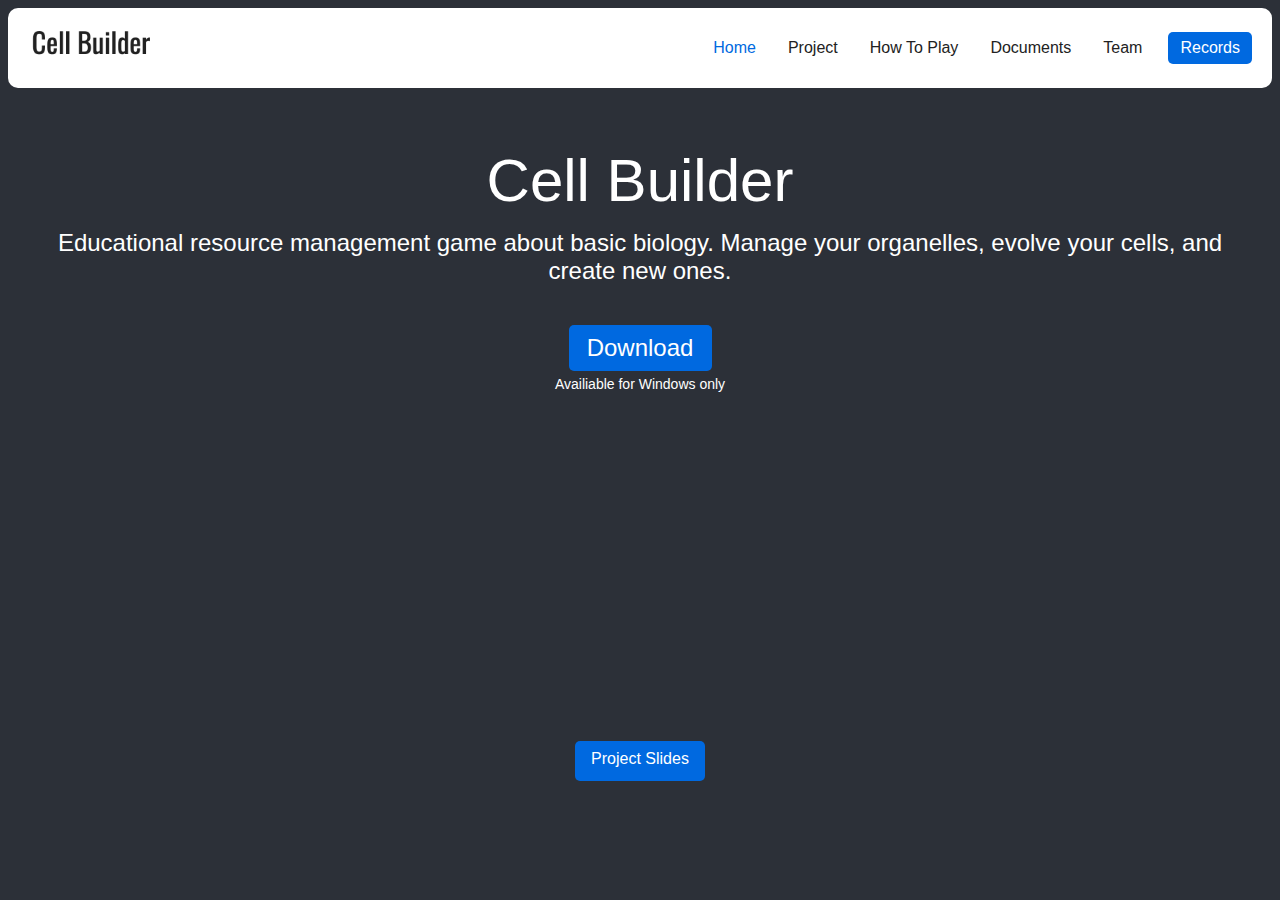
<file: index.html>
<!DOCTYPE html>
<html>
	<head>
		<title>Cell Builder</title>
        <link rel="stylesheet" href="css/index.css">
	</head>

	<body>
		<header>
            <div class="header-container">
                <a href="index.html">
                    <img src="images/logo.png" style="width: 108px; scale:140%" alt="Cell Builder">
                </a>
                <nav>
                    <ul>
                        <li>
                            <a href="index.html" class="on">Home</a>
                        </li>
                        <li>
                            <a href="project.html">Project</a>
                        </li>
                        <li>
                            <a href="how-to-play.html">How To Play</a>
                        </li>
                        <li>
                            <a href="documents.html">Documents</a>
                        </li>
                        <li>
                            <a href="team.html">Team</a>
                        </li>
                        <li>
                            <a href="https://uml.umassonline.net/" target="_blank" class="btn">Records</a>
                        </li>
                    </ul>
                </nav>
            </div>
        </header>

        <main>
            <div class="main-container">
                <h1>Cell Builder</h1>
                <p>Educational resource management game about basic biology. Manage your organelles, evolve your cells, and create new ones.
                </p>
                <a href="project.html#installation" class="dl-btn">Download</a>
                <p class="platforms">Availiable for Windows only</p>

			    <div class="video-container">
                    <iframe width="560" height="315" src="https://www.youtube.com/embed/uHU2sm2lpkc?si=juJ2qG6uB-QOtxzs" title="YouTube video player" frameborder="0" allow="accelerometer; autoplay; clipboard-write; encrypted-media; gyroscope; picture-in-picture; web-share" referrerpolicy="strict-origin-when-cross-origin" allowfullscreen></iframe>
                </div>

                <a href="files/Group 4 Presentation.pdf" class="dl-btn-srs">Project Slides</a>

            </div>
        </main>
	</body>
</html>
</file>
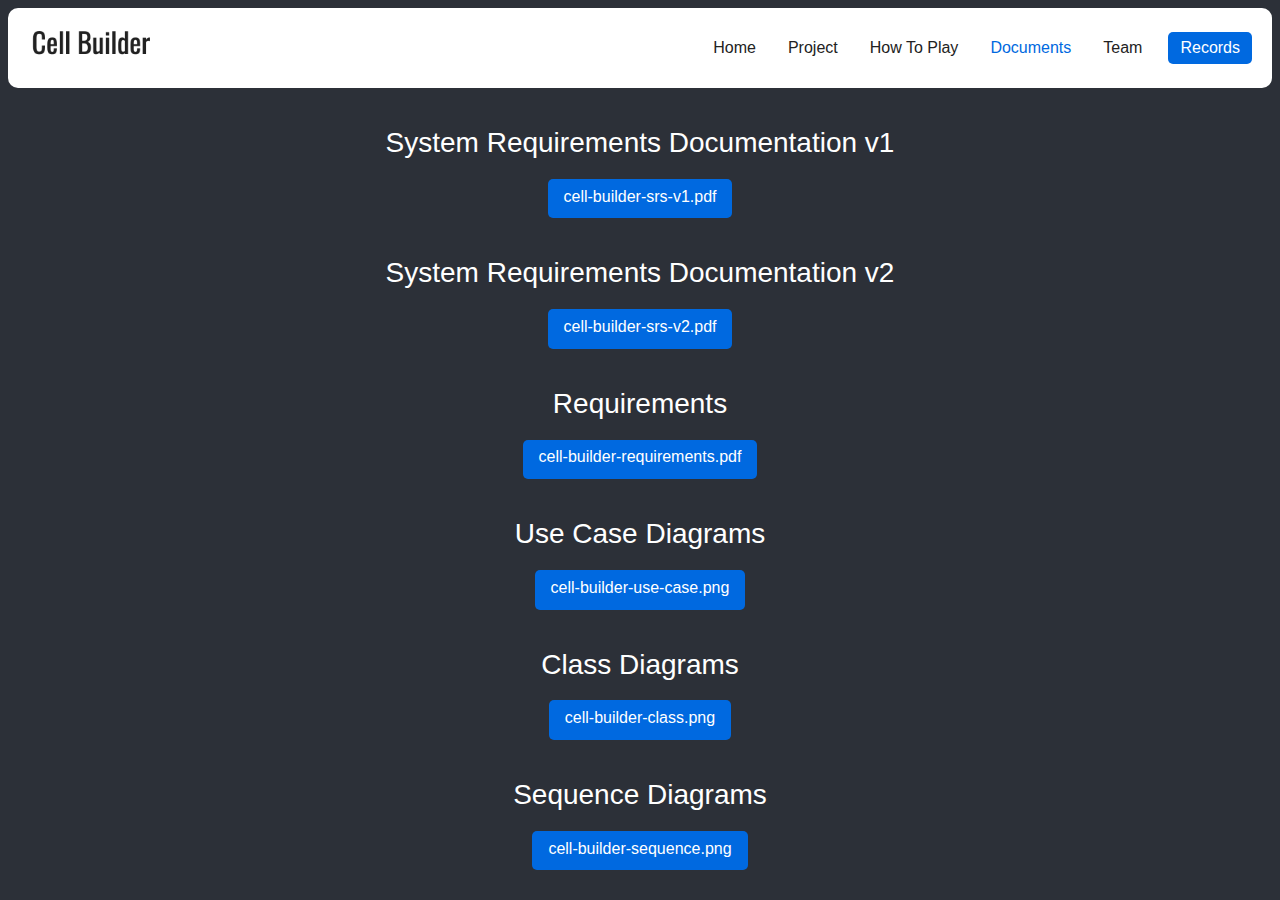
<file: documents.html>
<!DOCTYPE html>
<html>
	<head>
		<title>Cell Builder</title>
		<link rel="stylesheet" href="css/index.css">
	</head>

	<body>
		<header>
            <div class="header-container">
                <a href="index.html">
                    <img src="images/logo.png" style="width: 108px; scale:140%" alt="Cell Builder">
                </a>
                <nav>
                    <ul>
                        <li>
                            <a href="index.html">Home</a>
                        </li>
                        <li>
                            <a href="project.html">Project</a>
                        </li>
                        <li>
                            <a href="how-to-play.html">How To Play</a>
                        </li>
                        <li>
                            <a href="documents.html" class="on">Documents</a>
                        </li>
                        <li>
                            <a href="team.html">Team</a>
                        </li>
                        <li>
                            <a href="https://uml.umassonline.net/" target="_blank" class="btn">Records</a>
                        </li>
                    </ul>
                </nav>
            </div>
        </header>

		<main>
			<div class="dl-container">
                <h3>System Requirements Documentation v1</h3>
				<a href="files/cell-builder-srs-v1.pdf" target="_blank" class="dl-btn-srs">cell-builder-srs-v1.pdf</a>
				<h3>System Requirements Documentation v2</h3>
				<a href="files/cell-builder-srs-v2.pdf" target="_blank" class="dl-btn-srs">cell-builder-srs-v2.pdf</a>
				<h3>Requirements</h3>
				<a href="" target="_blank" class="dl-btn-srs">cell-builder-requirements.pdf</a>
				<h3>Use Case Diagrams</h3>
				<a href="images/use_case.png" target="_blank" class="dl-btn-srs">cell-builder-use-case.png</a>
				<h3>Class Diagrams</h3>
				<a href="images/class.png" target="_blank" class="dl-btn-srs">cell-builder-class.png</a>
				<h3>Sequence Diagrams</h3>
				<a href="images/sequence.png" target="_blank" class="dl-btn-srs">cell-builder-sequence.png</a>
			</div>
		</main>
	</body>
</html>
</file>
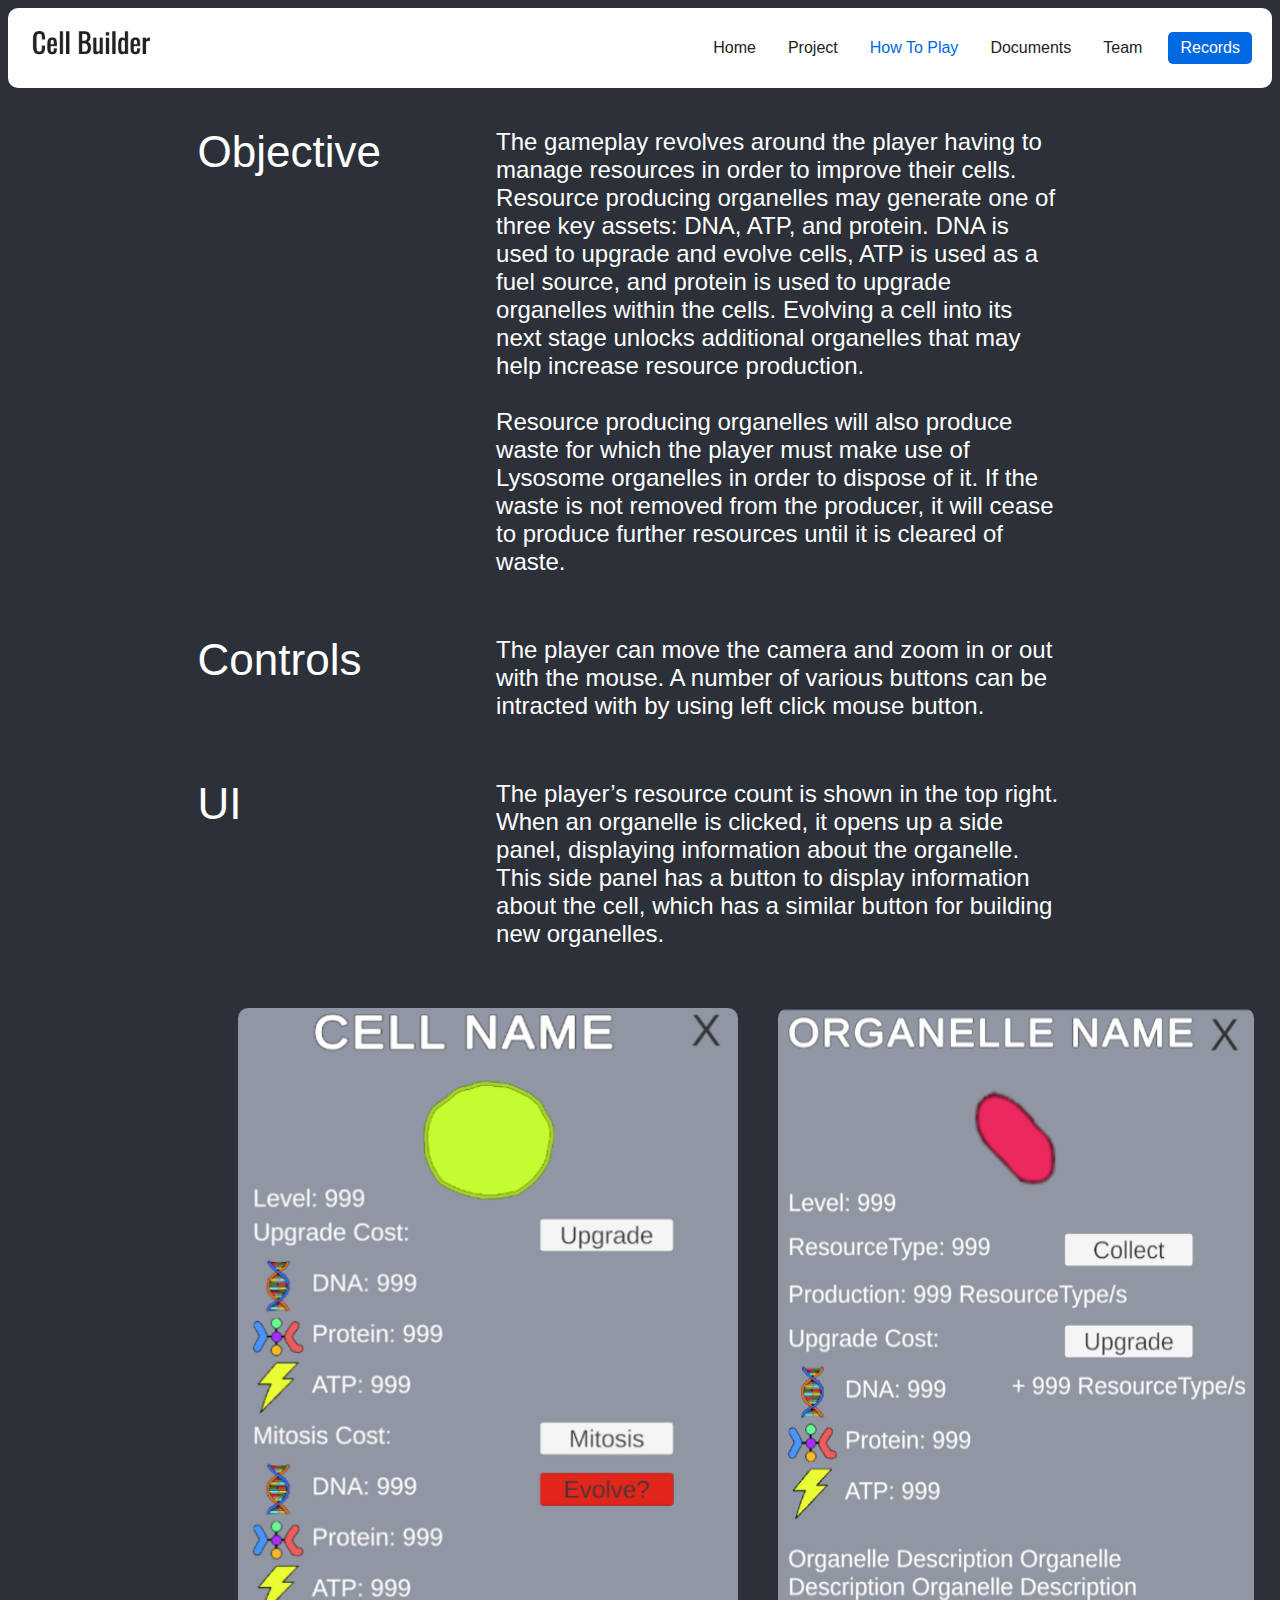
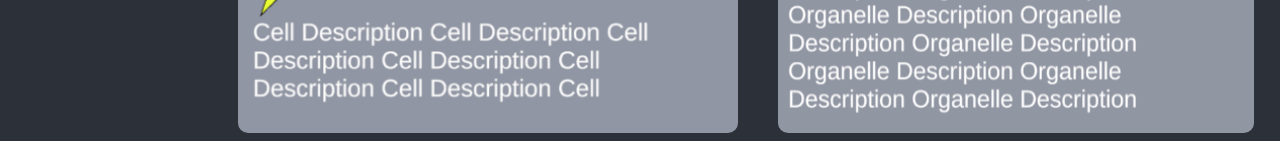
<file: how-to-play.html>
<!DOCTYPE html>
<html>
	<head>
		<title>Cell Builder</title>
		<link rel="stylesheet" href="css/index.css">
	</head>

	<body>
		<header>
            <div class="header-container">
                <a href="index.html">
                    <img src="images/logo.png" style="width: 108px; scale:140%" alt="Cell Builder">
                </a>
                <nav>
                    <ul>
                        <li>
                            <a href="index.html">Home</a>
                        </li>
                        <li>
                            <a href="project.html">Project</a>
                        </li>
                        <li>
                            <a href="how-to-play.html" class="on">How To Play</a>
                        </li>
                        <li>
                            <a href="documents.html">Documents</a>
                        </li>
                        <li>
                            <a href="team.html">Team</a>
                        </li>
                        <li>
                            <a href="https://uml.umassonline.net/" target="_blank" class="btn">Records</a>
                        </li>
                    </ul>
                </nav>
            </div>
        </header>

		<main>
			<div class="background-container">
				<h2>Objective</h2>
				<p class="desc">The gameplay revolves around the player having to manage resources in order to
					improve their cells. Resource producing organelles may generate one of three key assets:
					DNA, ATP, and protein. DNA is used to upgrade and evolve cells, ATP is used as a fuel
					source, and protein is used to upgrade organelles within the cells. Evolving a cell into its
					next stage unlocks additional organelles that may help increase resource production. <br><br>
					Resource producing organelles will also produce waste for which the player must make
					use of Lysosome organelles in order to dispose of it. If the waste is not removed from the
					producer, it will cease to produce further resources until it is cleared of waste.</p>
			</div>
			<div class="background-container">
				<h2>Controls</h2>
				<p class="desc">The player can move the camera and zoom in or out
					with the mouse. A number of various buttons can be intracted with by using left click mouse button.</p>
			</div>
			<div class="background-container">
				<h2>UI</h2>
				<p class="desc">The player’s resource count is shown in the top right. <br>
					When an organelle is clicked, it opens up a side
					panel, displaying information about the organelle. <br>
					This side panel has a button to display information
					about the cell, which has a similar button for building
					new organelles.</p>
			</div>
			<div class="background-container">
				<img src="images/screen-1.png" alt="">
				<img src="images/screen-2.png" alt="">
			</div>
		</main>
	</body>
</html>
</file>
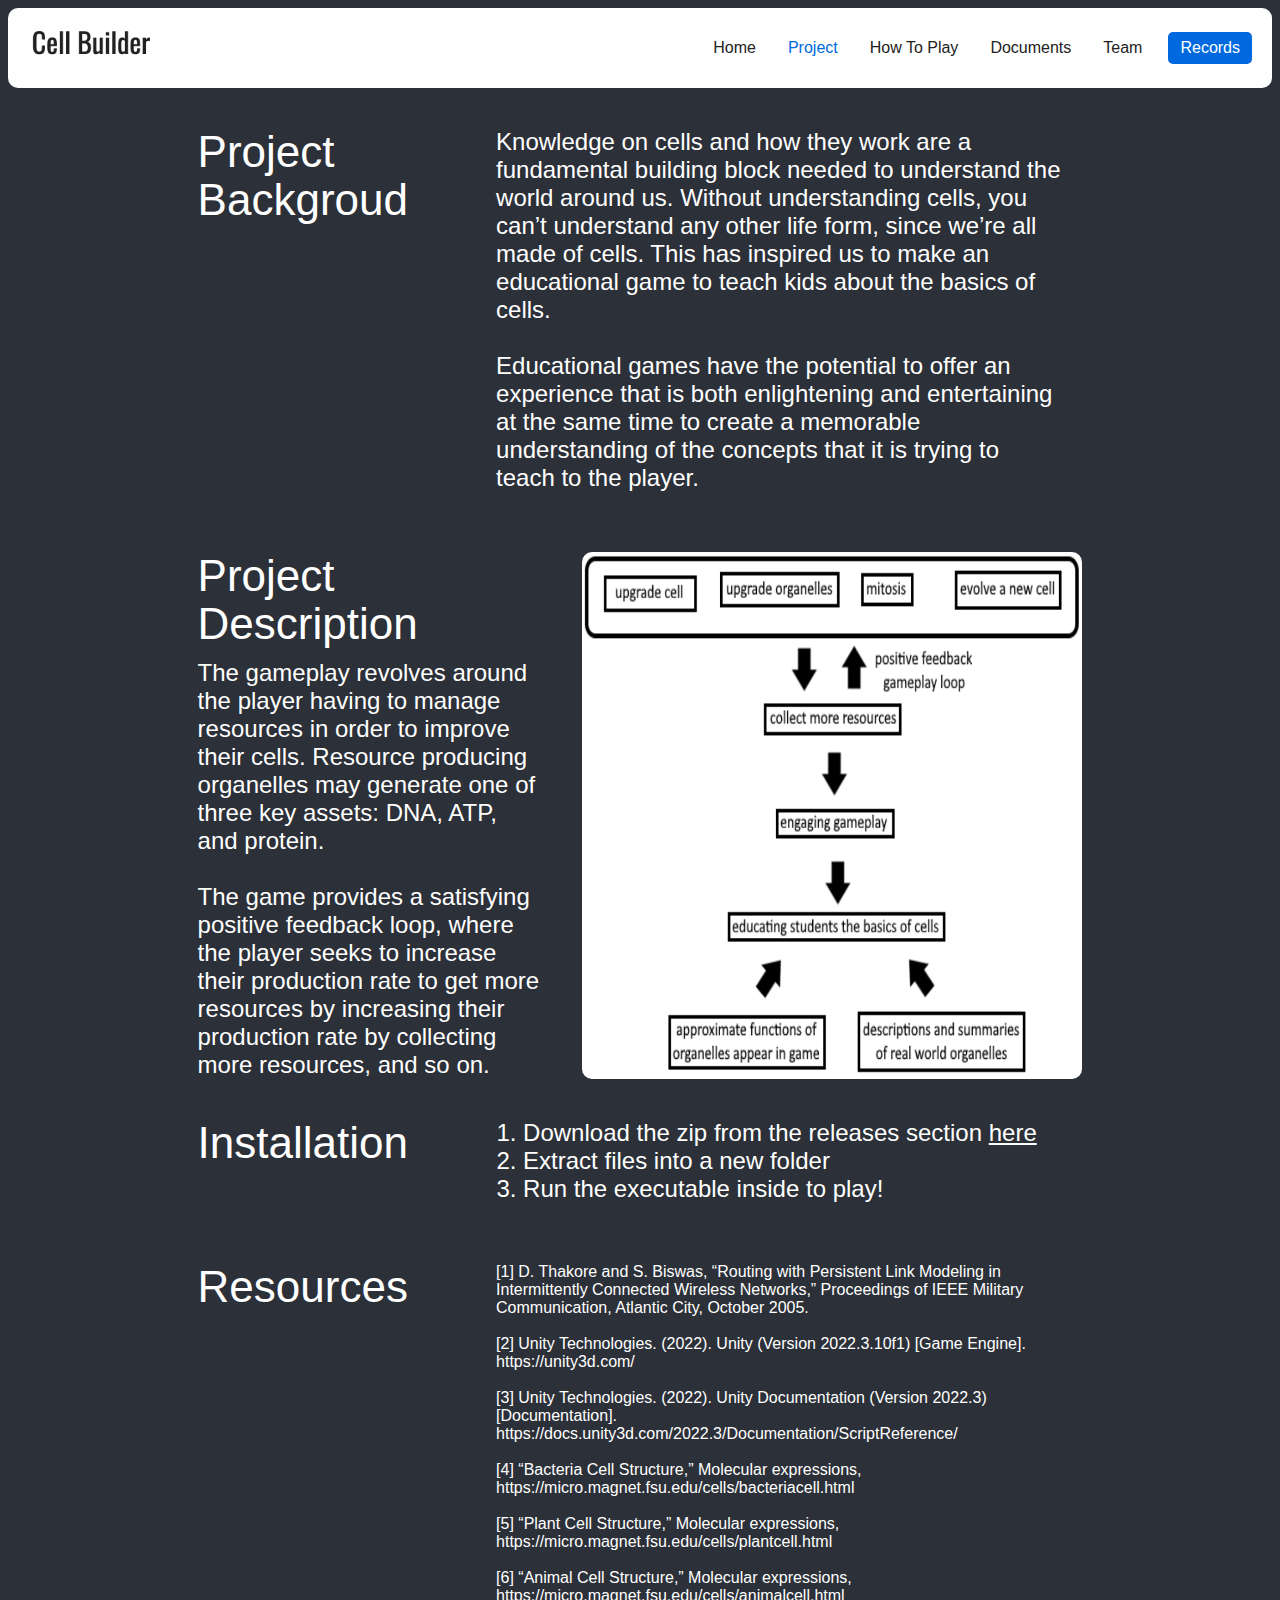
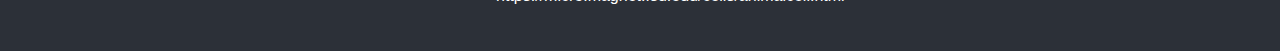
<file: project.html>
<!DOCTYPE html>
<html>
	<head>
		<title>Cell Builder</title>
		<link rel="stylesheet" href="css/index.css">
	</head>

	<body>
		<header>
            <div class="header-container">
                <a href="index.html">
                    <img src="images/logo.png" style="width: 108px; scale:140%" alt="Cell Builder">
                </a>
                <nav>
                    <ul>
                        <li>
                            <a href="index.html">Home</a>
                        </li>
                        <li>
                            <a href="project.html" class="on">Project</a>
                        </li>
                        <li>
                            <a href="how-to-play.html">How To Play</a>
                        </li>
                        <li>
                            <a href="documents.html">Documents</a>
                        </li>
                        <li>
                            <a href="team.html">Team</a>
                        </li>
                        <li>
                            <a href="https://uml.umassonline.net/" target="_blank" class="btn">Records</a>
                        </li>
                    </ul>
                </nav>
            </div>
        </header>

		<main>
			<div class="background-container">
                <h2>Project Backgroud</h2>
				<p class="desc">Knowledge on cells and how they work are a fundamental building block needed
					to understand the world around us. Without understanding cells, you can’t understand any
					other life form, since we’re all made of cells. This has inspired us to make an educational
					game to teach kids about the basics of cells. <br><br>Educational games have the potential to offer
					an experience that is both enlightening and entertaining at the same time to create a
					memorable understanding of the concepts that it is trying to teach to the player.</p>
            </div>
			<div class="background-container">
				<div class="vert-container">
					<h2>Project Description</h2>
					<p class="vert-desc">The gameplay revolves around the player having to manage resources in order to
					improve their cells. Resource producing organelles may generate one of three key assets:
					DNA, ATP, and protein. <br><br>The game provides a satisfying positive feedback loop, where the player seeks
					to increase their production rate to get more resources by increasing their production rate
					by collecting more resources, and so on.</p>
				</div>
				<img src="images/function.png" alt="function showcase">
			</div>
			<div id="installation" class="background-container">
				<h2>Installation</h2>
				<p class="desc">1. Download the zip from the releases section <a href="https://github.com/joyp72/Cell-Builder/releases" style="color: white; text-decoration:underline">here</a><br>
					2. Extract files into a new folder <br>
					3. Run the executable inside to play!
				</p>
			</div>
			<div class="background-container">
				<h2>Resources</h2>
				<p class="resource-desc">
					[1] D. Thakore and S. Biswas, “Routing with Persistent Link Modeling in Intermittently
					Connected Wireless Networks,” Proceedings of IEEE Military Communication, Atlantic
					City, October 2005. <br><br>
					[2] Unity Technologies. (2022). Unity (Version 2022.3.10f1) [Game Engine].
					https://unity3d.com/ <br><br>
					[3] Unity Technologies. (2022). Unity Documentation (Version 2022.3)
					[Documentation]. https://docs.unity3d.com/2022.3/Documentation/ScriptReference/ <br><br>
					[4] “Bacteria Cell Structure,” Molecular expressions, https://micro.magnet.fsu.edu/cells/bacteriacell.html <br><br>
					[5] “Plant Cell Structure,” Molecular expressions, https://micro.magnet.fsu.edu/cells/plantcell.html <br><br>
					[6] “Animal Cell Structure,” Molecular expressions, https://micro.magnet.fsu.edu/cells/animalcell.html <br><br>
				</p>
			</div>
		</main>
	</body>
</html>
</file>
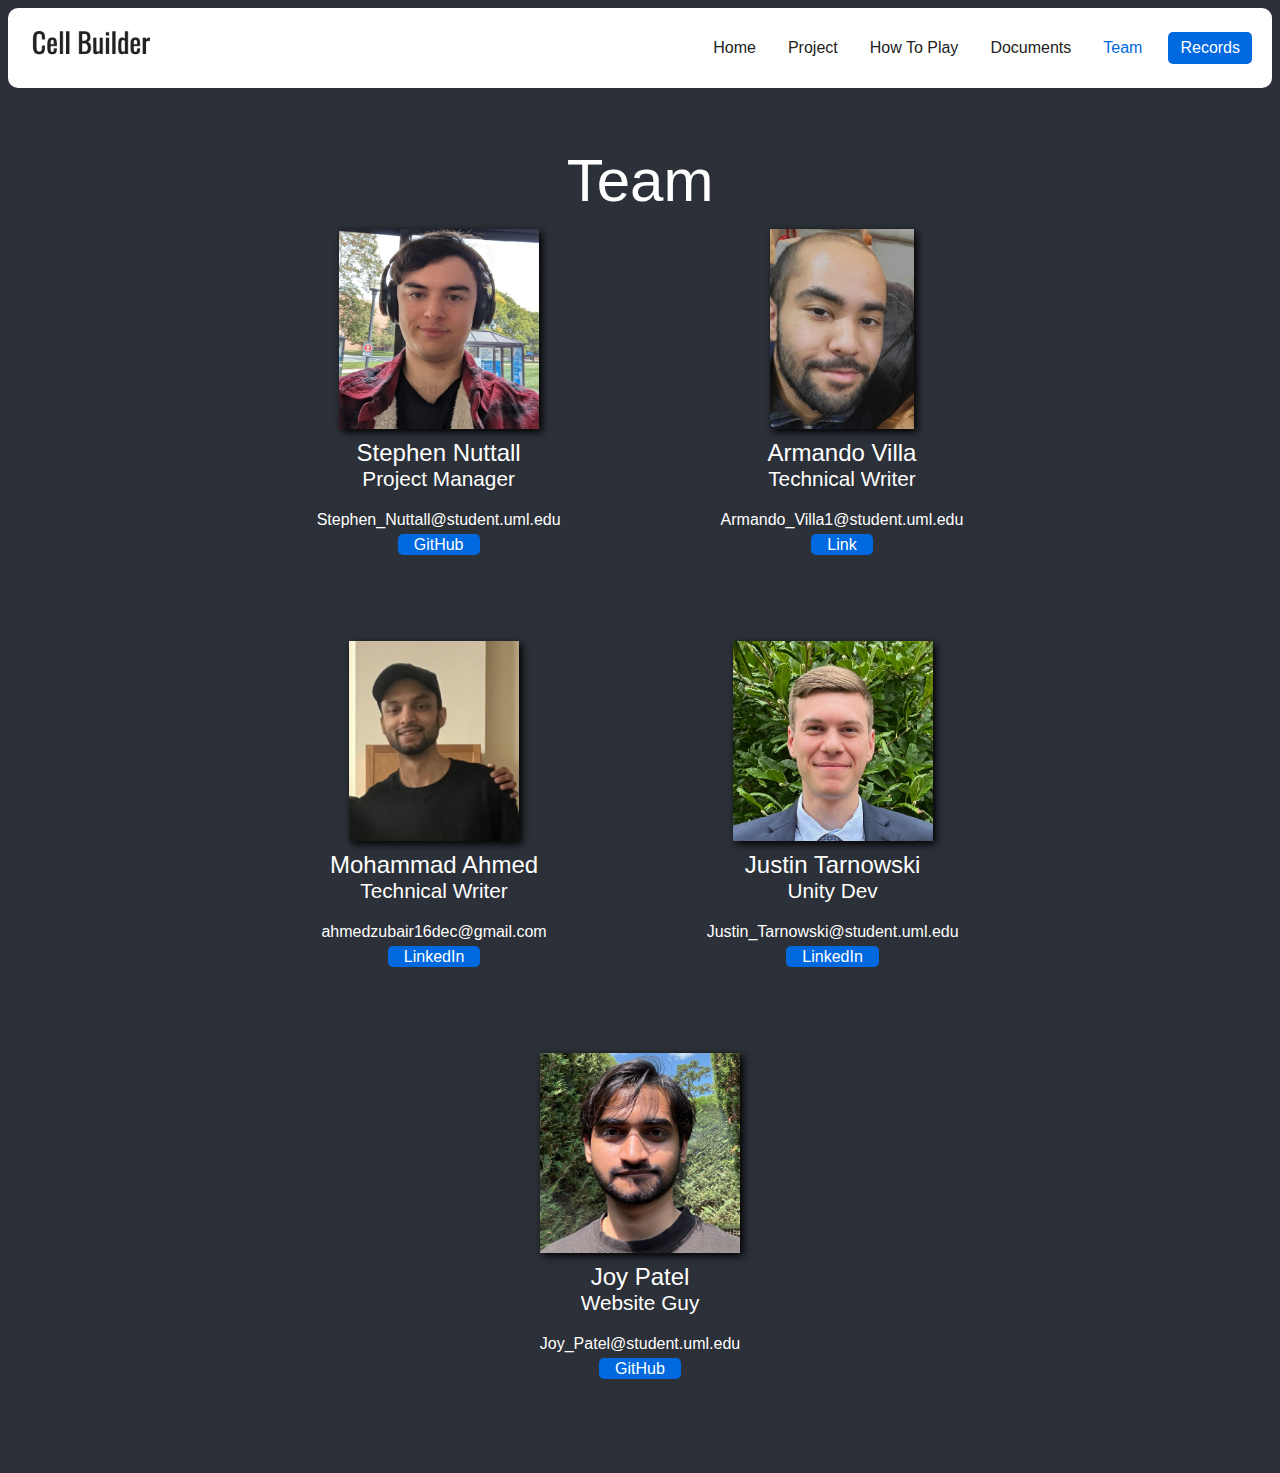
<file: team.html>
<!DOCTYPE html>
<html>
	<head>
		<title>Cell Builder</title>
		<link rel="stylesheet" href="css/index.css">
	</head>

	<body>
		<header>
            <div class="header-container">
                <a href="index.html">
                    <img src="images/logo.png" style="width: 108px; scale:140%" alt="Cell Builder">
                </a>
                <nav>
                    <ul>
                        <li>
                            <a href="index.html">Home</a>
                        </li>
                        <li>
                            <a href="project.html">Project</a>
                        </li>
                        <li>
                            <a href="how-to-play.html">How To Play</a>
                        </li>
                        <li>
                            <a href="documents.html">Documents</a>
                        </li>
                        <li>
                            <a href="team.html" class="on">Team</a>
                        </li>
                        <li>
                            <a href="https://uml.umassonline.net/" target="_blank" class="btn">Records</a>
                        </li>
                    </ul>
                </nav>
            </div>
        </header>

		<main>
			<h1>Team</h1>
            <div id="row">
                <div id="col">
					<img id="profile" src="images/stephen.png" alt="" style="height: 200px; width: 200px;">
					<div id="desc" style="font-size: 1.5rem;">Stephen Nuttall</div>
					<div id="desc" style="font-size: 1.3rem; font-weight:100">Project Manager</div>
					<div style="margin-top: 20px;">Stephen_Nuttall@student.uml.edu</div>
					<div id="desc">
						<a href="https://github.com/Stephen-Nuttall" class="dl-btn-srs">GitHub</a>
					</div>
				</div>
				<div id="col">
					<img id="profile" src="images/armando.jpg" alt="" style="height: 200px; object-fit:fill">
					<div id="desc" style="font-size: 1.5rem;">Armando Villa</div>
					<div id="desc" style="font-size: 1.3rem; font-weight:100">Technical Writer</div>
					<div style="margin-top: 20px;">Armando_Villa1@student.uml.edu</div>
					<div id="desc">
						<a href="" class="dl-btn-srs">Link</a>
					</div>
				</div>
            </div>
			<div id="row">
				<div id="col">
					<img id="profile" src="images/Mohammad.jpg" alt="" style="height: 200px;object-fit:fill">
					<div id="desc" style="font-size: 1.5rem;">Mohammad Ahmed</div>
					<div id="desc" style="font-size: 1.3rem; font-weight:100">Technical Writer</div>
					<div style="margin-top: 20px;">ahmedzubair16dec@gmail.com</div>
					<div id="desc">
						<a href="" class="dl-btn-srs">LinkedIn</a>
					</div>
				</div>
				<div id="col">
					<img id="profile" src="images/justin.jpg" alt="" style="height: 200px; width: 200px;">
					<div id="desc" style="font-size: 1.5rem;">Justin Tarnowski</div>
					<div id="desc" style="font-size: 1.3rem; font-weight:100">Unity Dev</div>
					<div style="margin-top: 20px;">Justin_Tarnowski@student.uml.edu</div>
					<div id="desc">
						<a href="https://www.linkedin.com/in/justin-tarnowski" class="dl-btn-srs">LinkedIn</a>
					</div>
				</div>
			</div>
			<div id="row">
				<div id="col">
					<img id="profile" src="images/joy.jpg" alt="" style="height: 200px; width: 200px;">
					<div id="desc" style="font-size: 1.5rem;">Joy Patel</div>
					<div id="desc" style="font-size: 1.3rem; font-weight:100">Website Guy</div>
					<div style="margin-top: 20px;">Joy_Patel@student.uml.edu</div>
					<div id="desc">
						<a href="https://github.com/joyp72" class="dl-btn-srs">GitHub</a>
					</div>
				</div>
			</div>
		</main>
	</body>
</html>
</file>
<file: css/index.css>
body {
    font-family: "AvenirNextLTPro", -apple-system, BlinkMacSystemFont, "Segoe UI", Roboto, "Helvetica Neue", Arial, sans-serif, "Apple Color Emoji", "Segoe UI Emoji", "Segoe UI Symbol";
    background-color: #2c3038;
}
header {
    margin: 0;
    font-size: 1rem;
    font-weight: 400;
    line-height: 1.5;
    color: #222;
    text-align: left;
    background-color: white;
    border-radius: 10px;
}
.header-container {
    display: flex;
    justify-content: space-between;
    align-items: center;
    width: 100%;
    margin: 0 auto 0 auto;
}

a img {
    margin-left: 30px;
}
.main-container {
    display: flex;
    flex-direction: column;
    align-items: center;
}
.background-container {
    display: flex;
    flex-direction: row;
    justify-content: left;
    width: 70%;
    margin-top: 40px;
}
.vert-container {
    display: flex;
    flex-direction: column;
    align-items: start;
}
.dl-container {
    display: flex;
    flex-direction: column;
    align-items: center;
}
.vert-desc {
    text-align: left;
    margin: 0;
}
main {
    display: flex;
    flex-direction: column;
    width: 100%;
    align-items: center;

}
.img-container {
    display: flex;
    justify-content: space-between;
    width: 45%;
}
nav {
    padding-right: 20px;
}
ul {
    list-style: none;
    padding: 0;
    margin: 0;
    display: flex;
    align-items: center;
    margin-block-start: 1em;
    margin-block-end: 1em;
}
a {
    text-decoration: none;
}
li a {
    color: #222;
    display: block;
    padding: 0.75rem 1rem;
    cursor: pointer;
}
a:hover {
    color: #0069e0;
}
.on {
    color: #0069e0;
}
.btn {
    color: white;
    background-color: #0069e0;
    border-color: #0069e0;
    padding: 4px 12px 4px 12px;
    border-radius: 5px;
    margin-left: 10px;
}
.btn:hover {
    color: white;
    opacity: 95%;
}
main {
    color: white;
}
h1 {
    font-size: 3.75rem;
    font-weight: 400;
    line-height: 1.1;
    text-align: center;
    margin: 60px 0 15px 0;
}
h2 {
    font-size: 2.75rem;
    font-weight: 400;
    line-height: 1.1;
    text-align: left;
    margin-top: 0;
    margin-bottom: 10px;
    min-width: 210px;
}
h3 {
    font-size: 1.75rem;
    font-weight: 400;
    line-height: 1.1;
    text-align: center;
    margin-top: 40px;
    margin-bottom: 10px;
    min-width: 210px;
}
p {
    font-size: 1.5rem;
    font-weight: 100;
    text-align: center;
    margin: 20px;
    margin-top: 0;
}
.desc {
    text-align: left;
    margin-left: 10%;
}
.resource-desc {
    text-align: left;
    margin-left: 10%;
    font-size: 1rem;
}
.dl-btn {
    color: white;
    background-color: #0069e0;
    border-color: #0069e0;
    padding: .3125rem 1rem;
    margin-top: 20px;
    border-radius: 5px;
    font-size: 1.5rem;
    font-weight: 300;
    line-height: 1.5;
    text-align: center;
    width: 111px;
    height: 36px;
}
.dl-btn-srs {
    color: white;
    background-color: #0069e0;
    border-color: #0069e0;
    padding: .1125rem 1rem;
    margin-top: 10px;
    border-radius: 5px;
    font-size: 1rem;
    font-weight: 300;
    line-height: 2;
    text-align: center;
    height: 36px;
}
.dl-btn-srs:hover {
    color: white;
    opacity: 95%;
}
.dl-btn:hover {
    color: white;
    opacity: 95%;
}
.platforms {
    font-size: 0.875rem;
    text-align: center;
    font-weight: 200;
    margin-top: 5px;
    width: 100%;
}
.img-container img {
    max-width: 250px;
}

.background-container img {
    max-width: 500px;
    margin-left: 40px;
    border-radius: 10px;
}

#row {
    display: flex;
    flex-direction: row;
    justify-content: center;
    column-gap: 10rem;
}

#col {
    display: flex;
    flex-direction: column;
    align-items: center;
    margin-bottom: 80px;
}

#profile {
    box-shadow: 0.2rem 0.2rem 0.5rem black;
    margin-bottom: 10px;
}

@media screen and (min-width: 768px) {
    .img-container {
        width: 60%;
    }
}
</file>
